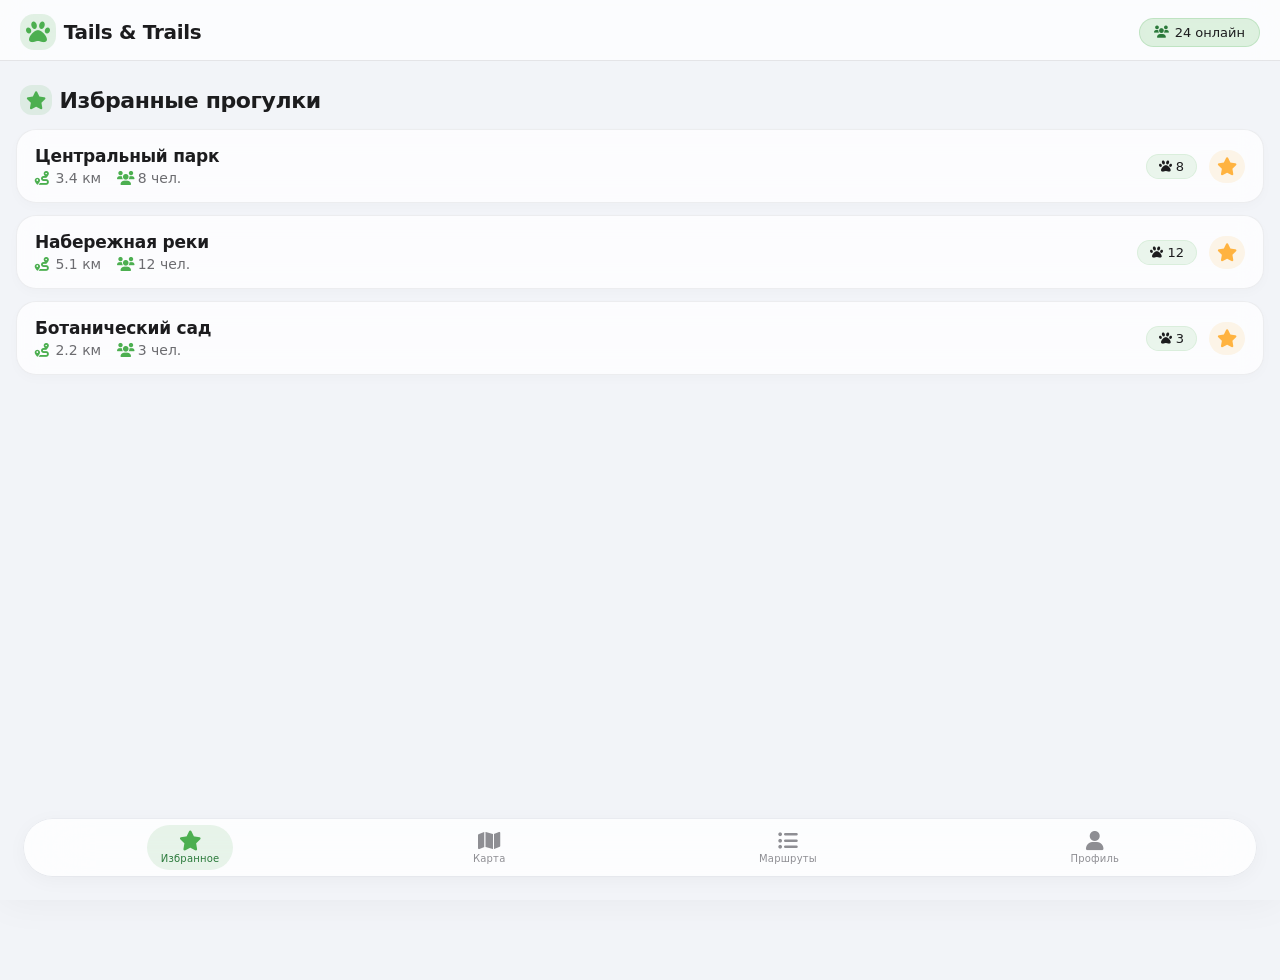
<file: index.html>
<!DOCTYPE html>
<html lang="ru">
<head>
    <meta charset="UTF-8">
    <meta name="viewport" content="width=device-width, initial-scale=1.0, maximum-scale=1.0, user-scalable=no">
    <!-- PWA / iOS -->
    <meta name="apple-mobile-web-app-capable" content="yes">
    <meta name="apple-mobile-web-app-status-bar-style" content="black-translucent">
    <meta name="apple-mobile-web-app-title" content="Tails & Trails">
    <meta name="mobile-web-app-capable" content="yes">
    <meta name="theme-color" content="#4CAF50">
    <link rel="manifest" href="manifest.json">
    <link rel="icon" href="data:image/svg+xml,<svg xmlns='http://www.w3.org/2000/svg' viewBox='0 0 100 100'><text y='.9em' font-size='90'>🐾</text></svg>">
    <link rel="apple-touch-icon" href="data:image/svg+xml,<svg xmlns='http://www.w3.org/2000/svg' viewBox='0 0 100 100'><text y='.9em' font-size='90'>🐾</text></svg>">
    <!-- Font Awesome 6 (free) -->
    <link rel="stylesheet" href="https://cdnjs.cloudflare.com/ajax/libs/font-awesome/6.0.0-beta3/css/all.min.css">

    <link rel="stylesheet" href="css/styles.css">
    <title>Tails & Trails</title>
</head>
<body>

    <div class="app-container" id="appContainer">
        <!-- header iOS 26 -->
        <header class="ios-header">
            <div class="logo">
                <i class="fas fa-paw"></i>
                <span>Tails & Trails</span>
            </div>
            <span class="header-badge"><i class="fas fa-users"></i> 24 онлайн</span>
        </header>

        <div class="section-header">
            <h2 class="section-title">
                <i class="fas fa-star icon-accent"></i>
                Избранные прогулки
            </h2>
        </div>

        <!-- список -->
        <div id="favorites-list" class="favorites-list"></div>

        <!-- empty state (показывается если нет избранных) -->
        <div id="fav-empty" class="empty-state">
            <i class="fas fa-heart empty-icon"></i>
            <p>Нет избранных маршрутов :(</p>
            <p style="font-size: 14px; color: #a0a0a5;">Добавьте прогулки из раздела «Маршруты»</p>
        </div>
    </div>

    <!-- POPUP -->
    <div class="popup-overlay" id="routePopup">
        <div class="popup-content">
            <div class="popup-header">
                <div>
                    <h3 class="popup-title" id="popup-title">Название маршрута</h3>
                    <p class="popup-subtitle" id="popup-subtitle">📍 0.0 км · Активен</p>
                </div>
                <button class="popup-close" id="popupClose" aria-label="Закрыть">
                    <i class="fas fa-times"></i>
                </button>
            </div>
            <div class="popup-details">
                <span><i class="fas fa-route"></i> <span id="popup-distance">0.0</span> км</span>
                <span><i class="fas fa-users"></i> <span id="popup-walkers">0</span> человек гуляют</span>
            </div>
            <div class="popup-walkers-section">
                <div class="popup-walkers-header">
                    <span><i class="fas fa-users"></i> Кто гуляет сейчас:</span>
                    <button class="btn--success" id="popup-toggle-fav">
                        <i class="fas fa-star"></i> В избранное
                    </button>
                </div>
                <div id="popup-walkers-list"></div>
                <div id="popup-no-walkers" class="empty-state empty-state--small">
                    <i class="fas fa-dog empty-icon empty-icon--small"></i>
                    <p>Пока никто не гуляет. Будь первым!</p>
                </div>
            </div>
            <button class="btn--primary" id="popup-join-btn">
                <i class="fas fa-walking"></i> Присоединиться к прогулке
            </button>
        </div>
    </div>

    <!-- BOTTOM NAV (iOS стиль) -->
    <div class="bottom-nav-wrapper">
        <nav class="bottom-nav">
            <a href="#" class="nav-item active" data-page="favorites">
                <i class="fas fa-star"></i>
                <span>Избранное</span>
            </a>
            <a href="#" class="nav-item" data-page="map">
                <i class="fas fa-map"></i>
                <span>Карта</span>
            </a>
            <a href="#" class="nav-item" data-page="routes">
                <i class="fas fa-list-ul"></i>
                <span>Маршруты</span>
            </a>
            <a href="#" class="nav-item" data-page="profile">
                <i class="fas fa-user"></i>
                <span>Профиль</span>
            </a>
        </nav>
    </div>

    <script>
        (function() {
            // Мок-данные
            const routes = [{
                id: 1,
                name: 'Центральный парк',
                distance: 3.4,
                walkers: 8,
                favorite: true,
                subtitle: '📍 3.4 км · Активен'
            }, {
                id: 2,
                name: 'Набережная реки',
                distance: 5.1,
                walkers: 12,
                favorite: true,
                subtitle: '📍 5.1 км · Активен'
            }, {
                id: 3,
                name: 'Ботанический сад',
                distance: 2.2,
                walkers: 3,
                favorite: true,
                subtitle: '📍 2.2 км · Активен'
            }, {
                id: 4,
                name: 'Холм Света',
                distance: 6.7,
                walkers: 0,
                favorite: false,
                subtitle: '📍 6.7 км · Активен'
            }];

            let currentFavorites = routes.filter(r => r.favorite);
            let currentPopupId = null;

            const favListEl = document.getElementById('favorites-list');
            const emptyEl = document.getElementById('fav-empty');
            const popupOverlay = document.getElementById('routePopup');
            const popupClose = document.getElementById('popupClose');
            const popupTitle = document.getElementById('popup-title');
            const popupSubtitle = document.getElementById('popup-subtitle');
            const popupDistance = document.getElementById('popup-distance');
            const popupWalkers = document.getElementById('popup-walkers');
            const popupWalkersList = document.getElementById('popup-walkers-list');
            const popupNoWalkers = document.getElementById('popup-no-walkers');
            const popupToggleFav = document.getElementById('popup-toggle-fav');
            const popupJoinBtn = document.getElementById('popup-join-btn');

            function renderFavorites() {
                const favs = routes.filter(r => r.favorite);
                currentFavorites = favs;
                if (favs.length === 0) {
                    favListEl.innerHTML = '';
                    emptyEl.classList.remove('hidden');
                    return;
                }
                emptyEl.classList.add('hidden');
                favListEl.innerHTML = favs.map(route => `
                    <div class="fav-card" data-id="${route.id}">
                        <div class="fav-info">
                            <div class="fav-name">${route.name}</div>
                            <div class="fav-meta">
                                <span><i class="fas fa-route"></i> ${route.distance} км</span>
                                <span><i class="fas fa-users"></i> ${route.walkers} чел.</span>
                            </div>
                        </div>
                        <div class="fav-actions">
                            <span class="badge-walkers"><i class="fas fa-paw"></i> ${route.walkers}</span>
                            <span class="fav-star"><i class="fas fa-star" style="color: #ffb340;"></i></span>
                        </div>
                    </div>
                `).join('');

                // Клик по карточке — открыть попап
                document.querySelectorAll('.fav-card').forEach(card => {
                    card.addEventListener('click', function(e) {
                        const id = parseInt(this.dataset.id);
                        openPopup(id);
                    });
                });
            }

            function openPopup(id) {
                const route = routes.find(r => r.id === id);
                if (!route) return;
                currentPopupId = id;
                popupTitle.textContent = route.name;
                popupSubtitle.textContent = `📍 ${route.distance} км · Активен`;
                popupDistance.textContent = route.distance;
                popupWalkers.textContent = route.walkers;

                // Список гуляющих (мок)
                const walkers = [];
                if (route.walkers > 0) {
                    for (let i = 0; i < Math.min(route.walkers, 5); i++) {
                        walkers.push(`Гуляка ${i+1}`);
                    }
                }
                if (walkers.length > 0) {
                    popupWalkersList.innerHTML = walkers.map(w => `
                        <div class="walker-item"><i class="fas fa-user-circle"></i> ${w}</div>
                    `).join('');
                    popupWalkersList.classList.remove('hidden');
                    popupNoWalkers.classList.add('hidden');
                } else {
                    popupWalkersList.classList.add('hidden');
                    popupNoWalkers.classList.remove('hidden');
                }

                // Обновить кнопку избранного
                updateFavButton(route.favorite);
                popupOverlay.classList.add('active');
            }

            function updateFavButton(isFav) {
                if (isFav) {
                    popupToggleFav.innerHTML = '<i class="fas fa-star" style="color:#ffb340;"></i> В избранном';
                    popupToggleFav.style.background = 'rgba(255, 179, 64, 0.15)';
                } else {
                    popupToggleFav.innerHTML = '<i class="fas fa-star"></i> В избранное';
                    popupToggleFav.style.background = 'rgba(76, 175, 80, 0.1)';
                }
            }

            function closePopup() {
                popupOverlay.classList.remove('active');
                currentPopupId = null;
            }

            // Обработчики попапа
            popupClose.addEventListener('click', closePopup);
            popupOverlay.addEventListener('click', function(e) {
                if (e.target === this) closePopup();
            });

            // Toggle избранного в попапе
            popupToggleFav.addEventListener('click', function(e) {
                e.stopPropagation();
                if (currentPopupId === null) return;
                const route = routes.find(r => r.id === currentPopupId);
                if (!route) return;
                route.favorite = !route.favorite;
                updateFavButton(route.favorite);
                renderFavorites(); // перерисовать список
                // если удалили из избранного и список пуст, попап всё равно закрываем? оставим открытым.
                // но обновим иконку
            });

            // Кнопка "Присоединиться"
            popupJoinBtn.addEventListener('click', function() {
                if (currentPopupId === null) return;
                const route = routes.find(r => r.id === currentPopupId);
                if (!route) return;
                route.walkers += 1;
                // обновить попап
                popupWalkers.textContent = route.walkers;
                // обновить мок-список (добавим нового)
                const walkerItems = popupWalkersList.querySelectorAll('.walker-item');
                if (walkerItems.length < 5) {
                    const newWalker = document.createElement('div');
                    newWalker.className = 'walker-item';
                    newWalker.innerHTML = `<i class="fas fa-user-circle"></i> Вы (только что)`;
                    popupWalkersList.appendChild(newWalker);
                    popupWalkersList.classList.remove('hidden');
                    popupNoWalkers.classList.add('hidden');
                }
                // обновить fav карточки
                renderFavorites();
                // обновить счетчик в попапе
                popupWalkers.textContent = route.walkers;
                // также обновить badge в карточке? renderFavorites уже сделал
            });

            // Навигация (демо)
            document.querySelectorAll('.nav-item').forEach(item => {
                item.addEventListener('click', function(e) {
                    e.preventDefault();
                    document.querySelectorAll('.nav-item').forEach(n => n.classList.remove('active'));
                    this.classList.add('active');
                    // имитация переключения страниц
                    const page = this.dataset.page;
                    if (page === 'favorites') {
                        renderFavorites();
                    } else {
                        favListEl.innerHTML =
                            `<div style="padding:40px 20px;text-align:center;color:#8e8e93;"><i class="fas fa-map-pin" style="font-size:40px;margin-bottom:12px;display:block;"></i>Страница "${page}" в разработке</div>`;
                        emptyEl.classList.add('hidden');
                    }
                });
            });

            // Инициализация
            renderFavorites();

            // для демонстрации: если избранных нет, показать плейсхолдер с кнопкой добавить
            // добавим возможность добавить маршрут (скрытая фича) – по клику на empty добавим первый маршрут
            emptyEl.addEventListener('click', function() {
                const firstRoute = routes.find(r => !r.favorite);
                if (firstRoute) {
                    firstRoute.favorite = true;
                    renderFavorites();
                } else {
                    // если все уже в избранном — ничего
                    alert('Все маршруты уже в избранном!');
                }
            });

            // Экспорт (для демонстрации)
            window.TrailsTails = {
                renderFavorites,
                updateStats: () => { console.log('stats updated'); }
            };

        })();
    </script>
</body>
</html>
</file>
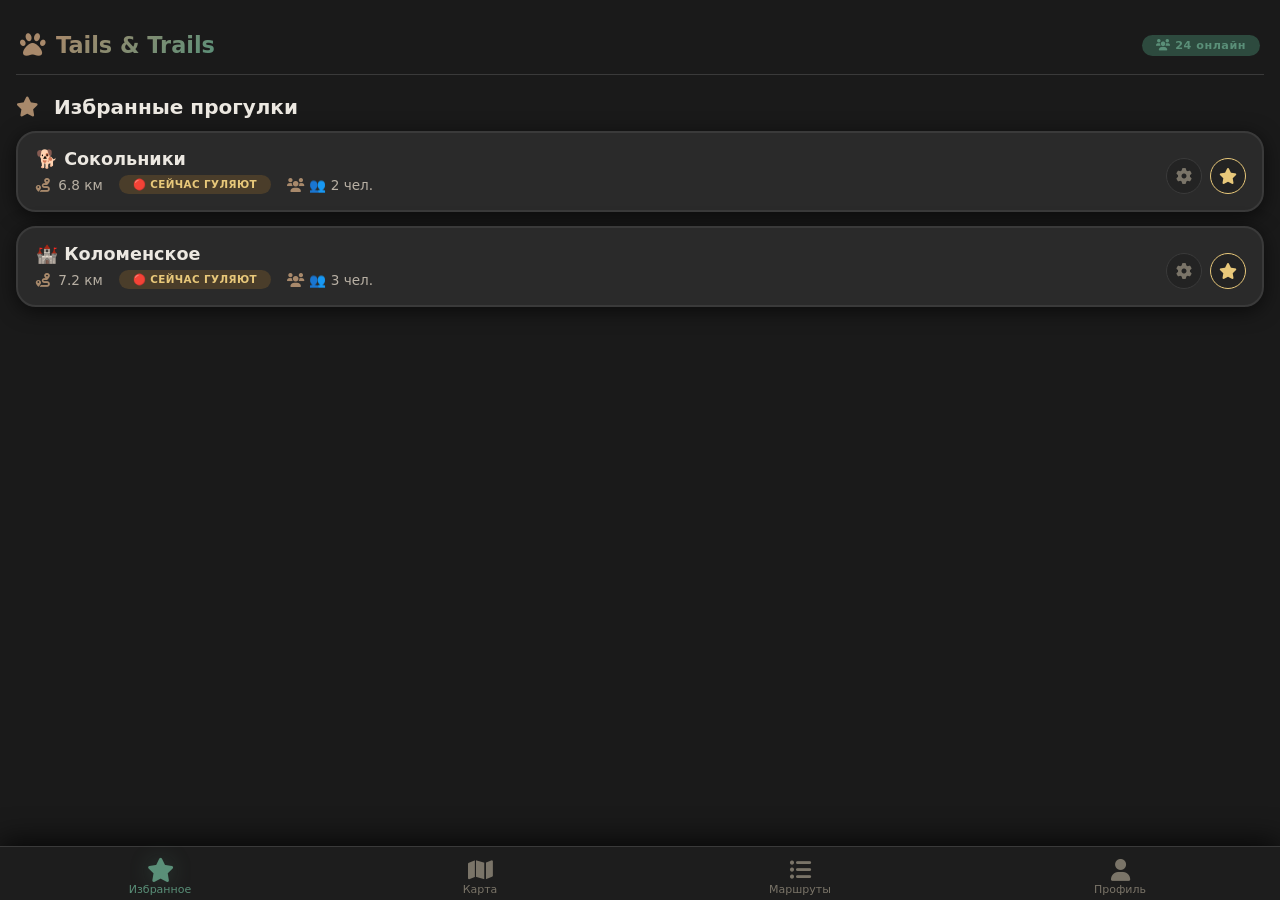
<file: MVP/index.html>
<!DOCTYPE html>
<html lang="ru">
<head>
    <meta charset="UTF-8">
    <meta name="viewport" content="width=device-width, initial-scale=1.0, maximum-scale=1.0, user-scalable=no">
    <title>Tails & Trails — Избранное</title>
    <link rel="stylesheet" href="https://cdnjs.cloudflare.com/ajax/libs/font-awesome/6.0.0-beta3/css/all.min.css">
    <link rel="stylesheet" href="styles.css">
</head>
<body>

    <main class="page">
        <header class="app-header">
            <div class="logo">
                <i class="fas fa-paw"></i>
                <span>Tails & Trails</span>
            </div>
            <span class="header-badge"><i class="fas fa-users"></i> 24 онлайн</span>
        </header>

        <div class="section-header">
            <h2 class="section-title">
                <i class="fas fa-star icon-accent"></i>
                Избранные прогулки
            </h2>
        </div>

        <div id="favorites-list" class="favorites-list"></div>

        <div id="fav-empty" class="empty-state">
            <i class="fas fa-heart empty-icon"></i>
            <p>Нет избранных маршрутов :(</p>
        </div>
    </main>

    <!-- Попап -->
    <div class="popup-overlay" id="routePopup">
        <div class="popup-content">
            <div class="popup-header">
                <div>
                    <h3 class="popup-title" id="popup-title">Название маршрута</h3>
                    <p class="popup-subtitle" id="popup-subtitle">📍 4.2 км · Активен</p>
                </div>
                <button class="popup-close" id="popupClose" aria-label="Закрыть">
                    <i class="fas fa-times"></i>
                </button>
            </div>

            <div class="popup-details">
                <span><i class="fas fa-route"></i> <span id="popup-distance">4.2</span> км</span>
                <span><i class="fas fa-users"></i> <span id="popup-walkers">0</span> человек гуляют</span>
                <span><i class="fas fa-star icon-fav"></i> <span id="popup-fav-status">⭐ В избранном</span></span>
            </div>

            <div class="popup-walkers-section">
                <div class="popup-walkers-header">
                    <span><i class="fas fa-users"></i> Кто гуляет сейчас:</span>
                    <button class="btn btn--success btn--sm" id="popup-toggle-fav">
                        <i class="fas fa-star"></i> В избранное
                    </button>
                </div>
                <div id="popup-walkers-list"></div>
                <div id="popup-no-walkers" class="empty-state empty-state--small">
                    <i class="fas fa-dog empty-icon empty-icon--small"></i>
                    <p>Пока никто не гуляет. Будь первым!</p>
                </div>
            </div>

            <button class="btn btn--primary btn--full" id="popup-join-btn">
                <i class="fas fa-walking"></i> Присоединиться к прогулке
            </button>
        </div>
    </div>

    <!-- Нижняя навигация -->
    <nav class="bottom-nav">
        <a href="index.html" class="nav-item active"><i class="fas fa-star"></i><span>Избранное</span></a>
        <a href="map.html" class="nav-item"><i class="fas fa-map"></i><span>Карта</span></a>
        <a href="routes.html" class="nav-item"><i class="fas fa-list-ul"></i><span>Маршруты</span></a>
        <a href="profile.html" class="nav-item"><i class="fas fa-user"></i><span>Профиль</span></a>
    </nav>

    <script src="https://api-maps.yandex.ru/2.1/?lang=ru_RU&apikey=ваш-ключ-яндекс-карт"></script>
    <script src="app.js"></script>
    <script>
        (function() {
            function init() {
                if (!window.TrailsTails) return false;
                window.TrailsTails.renderFavorites();
                window.TrailsTails.updateStats();
                return true;
            }
            if (!init()) {
                const check = setInterval(() => { if (init()) clearInterval(check); }, 100);
            }
        })();
    </script>
</body>
</html>
</file>
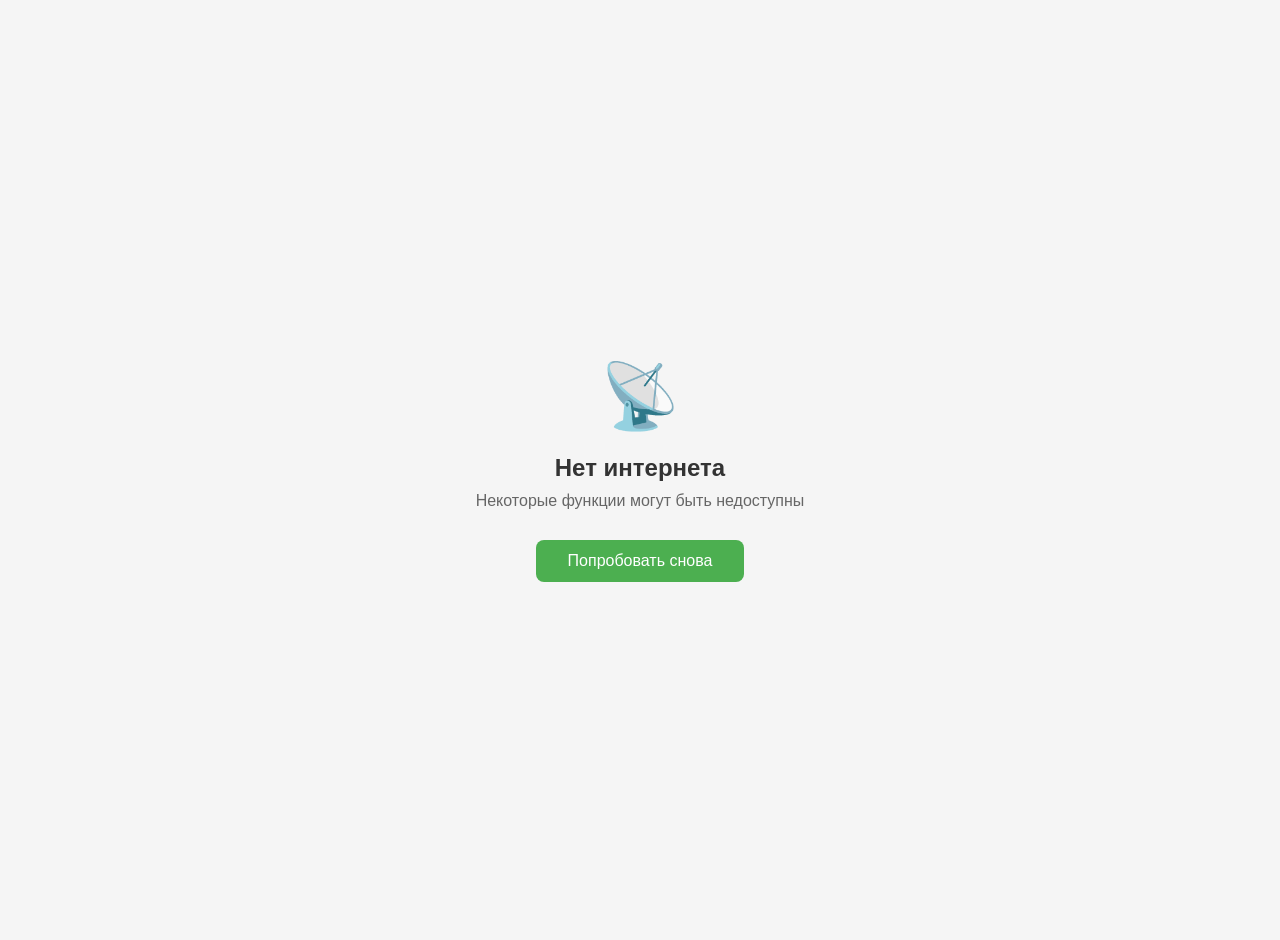
<file: offline.html>
<!DOCTYPE html>
<html lang="ru">
<head>
    <meta charset="UTF-8">
    <meta name="viewport" content="width=device-width, initial-scale=1.0">
    <title>Нет соединения</title>
    <style>
        body {
            font-family: -apple-system, BlinkMacSystemFont, 'Segoe UI', Roboto, sans-serif;
            display: flex;
            flex-direction: column;
            align-items: center;
            justify-content: center;
            height: 100vh;
            margin: 0;
            background: #f5f5f5;
            color: #333;
            text-align: center;
            padding: 20px;
        }
        .offline-icon {
            font-size: 64px;
            margin-bottom: 20px;
        }
        h1 {
            font-size: 24px;
            margin: 0 0 10px;
        }
        p {
            color: #666;
            margin: 0 0 30px;
        }
        .btn-retry {
            background: #4CAF50;
            color: white;
            border: none;
            padding: 12px 32px;
            border-radius: 8px;
            font-size: 16px;
            cursor: pointer;
        }
        .btn-retry:hover {
            background: #388E3C;
        }
    </style>
</head>
<body>
    <div class="offline-icon">📡</div>
    <h1>Нет интернета</h1>
    <p>Некоторые функции могут быть недоступны</p>
    <button class="btn-retry" onclick="location.reload()">Попробовать снова</button>
</body>
</html>
</file>
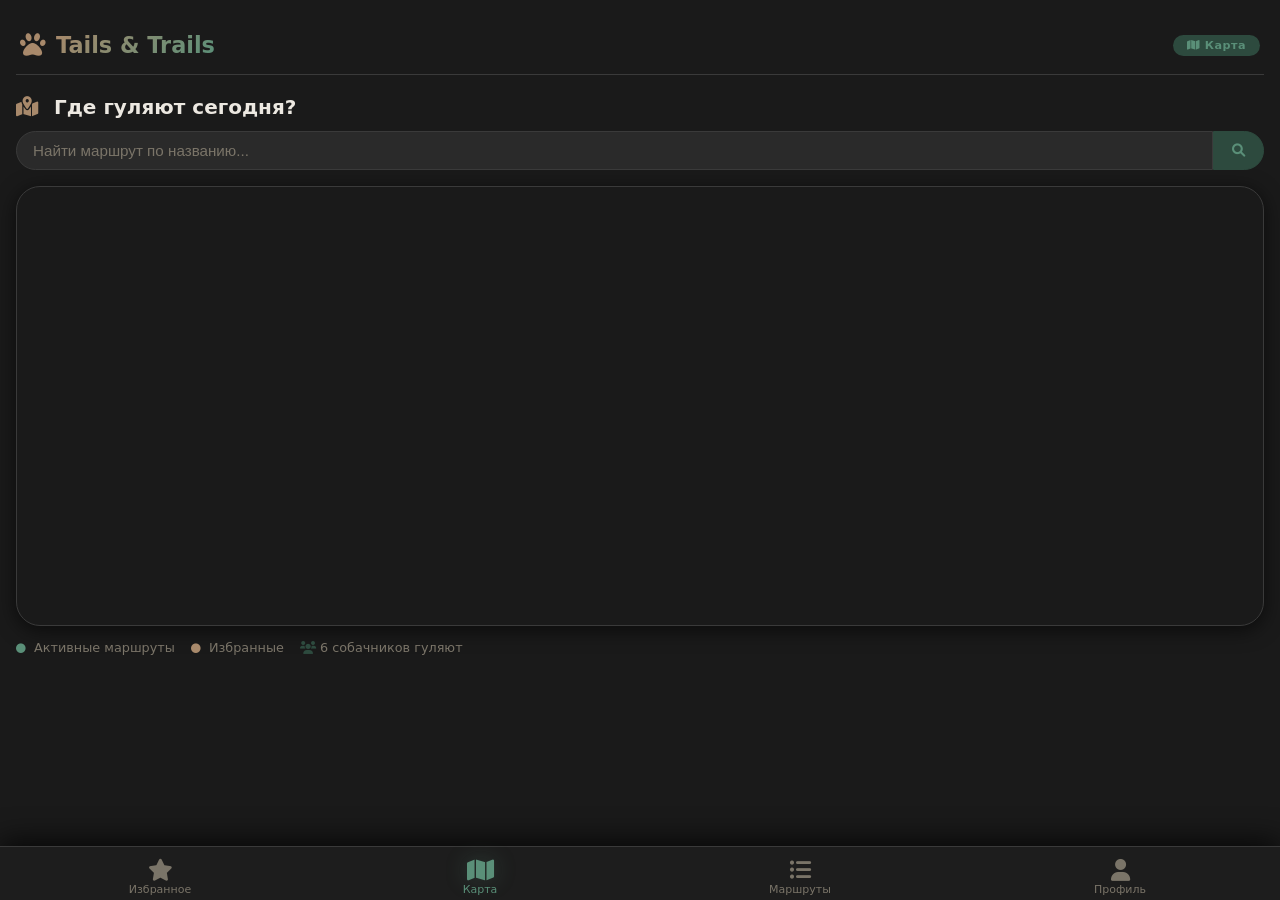
<file: MVP/map.html>
<!DOCTYPE html>
<html lang="ru">
<head>
    <meta charset="UTF-8">
    <meta name="viewport" content="width=device-width, initial-scale=1.0, maximum-scale=1.0, user-scalable=no">
    <title>Tails & Trails — Карта</title>
    <link rel="stylesheet" href="https://cdnjs.cloudflare.com/ajax/libs/font-awesome/6.0.0-beta3/css/all.min.css">
    <link rel="stylesheet" href="styles.css">
</head>
<body>

    <main class="page">
        <header class="app-header">
            <div class="logo">
                <i class="fas fa-paw"></i>
                <span>Tails & Trails</span>
            </div>
            <span class="header-badge"><i class="fas fa-map"></i> Карта</span>
        </header>

        <h2 class="section-title">
            <i class="fas fa-map-marked-alt icon-accent"></i>
            Где гуляют сегодня?
        </h2>

        <div class="search-box">
            <div class="search-row">
                <input class="search-input" type="text" id="map-search-input" placeholder="Найти маршрут по названию...">
                <button class="search-btn" id="map-search-btn">
                    <i class="fas fa-search"></i>
                </button>
            </div>
        </div>

        <div id="map"></div>

        <div class="map-legend">
            <span><i class="fas fa-circle legend-dot legend-dot--active"></i> Активные маршруты</span>
            <span><i class="fas fa-circle legend-dot legend-dot--favorite"></i> Избранные</span>
            <span><i class="fas fa-users legend-stat"></i> <span id="total-walkers-map">0</span> собачников гуляют</span>
        </div>
    </main>

    <div class="popup-overlay" id="routePopup">
        <div class="popup-content">
            <div class="popup-header">
                <div>
                    <h3 class="popup-title" id="popup-title">Название маршрута</h3>
                    <p class="popup-subtitle" id="popup-subtitle">📍 4.2 км · Активен</p>
                </div>
                <button class="popup-close" id="popupClose" aria-label="Закрыть"><i class="fas fa-times"></i></button>
            </div>
            <div class="popup-details">
                <span><i class="fas fa-route"></i> <span id="popup-distance">4.2</span> км</span>
                <span><i class="fas fa-users"></i> <span id="popup-walkers">0</span> человек гуляют</span>
                <span><i class="fas fa-star icon-fav"></i> <span id="popup-fav-status">⭐ В избранном</span></span>
            </div>
            <div class="popup-walkers-section">
                <div class="popup-walkers-header">
                    <span><i class="fas fa-users"></i> Кто гуляет сейчас:</span>
                    <button class="btn btn--success btn--sm" id="popup-toggle-fav">
                        <i class="fas fa-star"></i> В избранное
                    </button>
                </div>
                <div id="popup-walkers-list"></div>
                <div id="popup-no-walkers" class="empty-state empty-state--small">
                    <i class="fas fa-dog empty-icon empty-icon--small"></i>
                    <p>Пока никто не гуляет. Будь первым!</p>
                </div>
            </div>
            <button class="btn btn--primary btn--full" id="popup-join-btn">
                <i class="fas fa-walking"></i> Присоединиться к прогулке
            </button>
        </div>
    </div>

    <nav class="bottom-nav">
        <a href="index.html" class="nav-item"><i class="fas fa-star"></i><span>Избранное</span></a>
        <a href="map.html" class="nav-item active"><i class="fas fa-map"></i><span>Карта</span></a>
        <a href="routes.html" class="nav-item"><i class="fas fa-list-ul"></i><span>Маршруты</span></a>
        <a href="profile.html" class="nav-item"><i class="fas fa-user"></i><span>Профиль</span></a>
    </nav>

    <script src="https://api-maps.yandex.ru/2.1/?lang=ru_RU&apikey=ваш-ключ-яндекс-карт"></script>
    <script src="app.js"></script>
    <script>
        (function() {
            "use strict";
            let mapInstance = null;
            let placemarks = [];

            function initMap() {
                if (!window.ymaps) return;
                if (mapInstance) { mapInstance.destroy(); mapInstance = null; placemarks = []; }
                ymaps.ready(() => {
                    mapInstance = new ymaps.Map('map', {
                        center: [55.76, 37.64], zoom: 11,
                        controls: ['zoomControl', 'typeSelector']
                    });
                    mapInstance.options.set('suppressMapOpenBlock', true);
                    updateMapMarkers();
                    document.getElementById('map-search-btn').addEventListener('click', searchOnMap);
                    document.getElementById('map-search-input').addEventListener('keyup', e => {
                        if (e.key === 'Enter') searchOnMap();
                    });
                });
            }

            function updateMapMarkers() {
                if (!mapInstance || !window.ymaps) return;
                placemarks.forEach(pm => mapInstance.geoObjects.remove(pm));
                placemarks = [];
                const routes = window.TrailsTails?.routesData() || [];
                const activeRoutes = routes.filter(r => r.active);
                const isUserWalking = window.TrailsTails?.isUserWalking || (() => false);
                activeRoutes.forEach(route => {
                    if (!route.coords) return;
                    const pm = new ymaps.Placemark(route.coords, {
                        balloonContent: `<strong>${route.name}</strong><br>${route.distance} км<br>👥 ${route.walkers || 0} чел.${isUserWalking(route.id) ? '<br>✅ Вы гуляете!' : ''}`,
                        hintContent: route.name + (route.favorite ? ' ⭐' : '') + (isUserWalking(route.id) ? ' 🚶' : '')
                    }, { preset: route.favorite ? 'islands#redDotIcon' : 'islands#blueDotIcon' });
                    pm.events.add('click', () => window.TrailsTails?.openPopup(route.id));
                    mapInstance.geoObjects.add(pm);
                    placemarks.push(pm);
                });
            }

            function searchOnMap() {
                const query = document.getElementById('map-search-input').value.trim().toLowerCase();
                if (!mapInstance || !window.ymaps || !query) { mapInstance?.setCenter([55.76, 37.64], 11); return; }
                const found = (window.TrailsTails?.routesData() || []).find(r => r.name.toLowerCase().includes(query) && r.active);
                if (found?.coords) {
                    mapInstance.setCenter(found.coords, 14);
                    const pm = new ymaps.Placemark(found.coords, {
                        balloonContent: `<strong>${found.name}</strong><br>👥 ${found.walkers || 0} чел.`
                    }, { preset: 'islands#redDotIcon' });
                    mapInstance.geoObjects.add(pm);
                    setTimeout(() => mapInstance.geoObjects.remove(pm), 3500);
                } else { alert('Маршрут не найден или сейчас неактивен'); }
            }

            window.TrailsTailsMap = { initMap, updateMapMarkers, searchOnMap };

            function waitForYmaps(cb) {
                if (window.ymaps) ymaps.ready(cb);
                else { const c = setInterval(() => { if (window.ymaps) { clearInterval(c); ymaps.ready(cb); } }, 500); }
            }

            if (window.TrailsTails) { setTimeout(() => waitForYmaps(initMap), 100); }

            if (window.TrailsTails) {
                const orig = window.TrailsTails.renderAll;
                window.TrailsTails.renderAll = function() { if (orig) orig(); window.TrailsTailsMap?.updateMapMarkers(); };
            }
        })();
    </script>
</body>
</html>
</file>
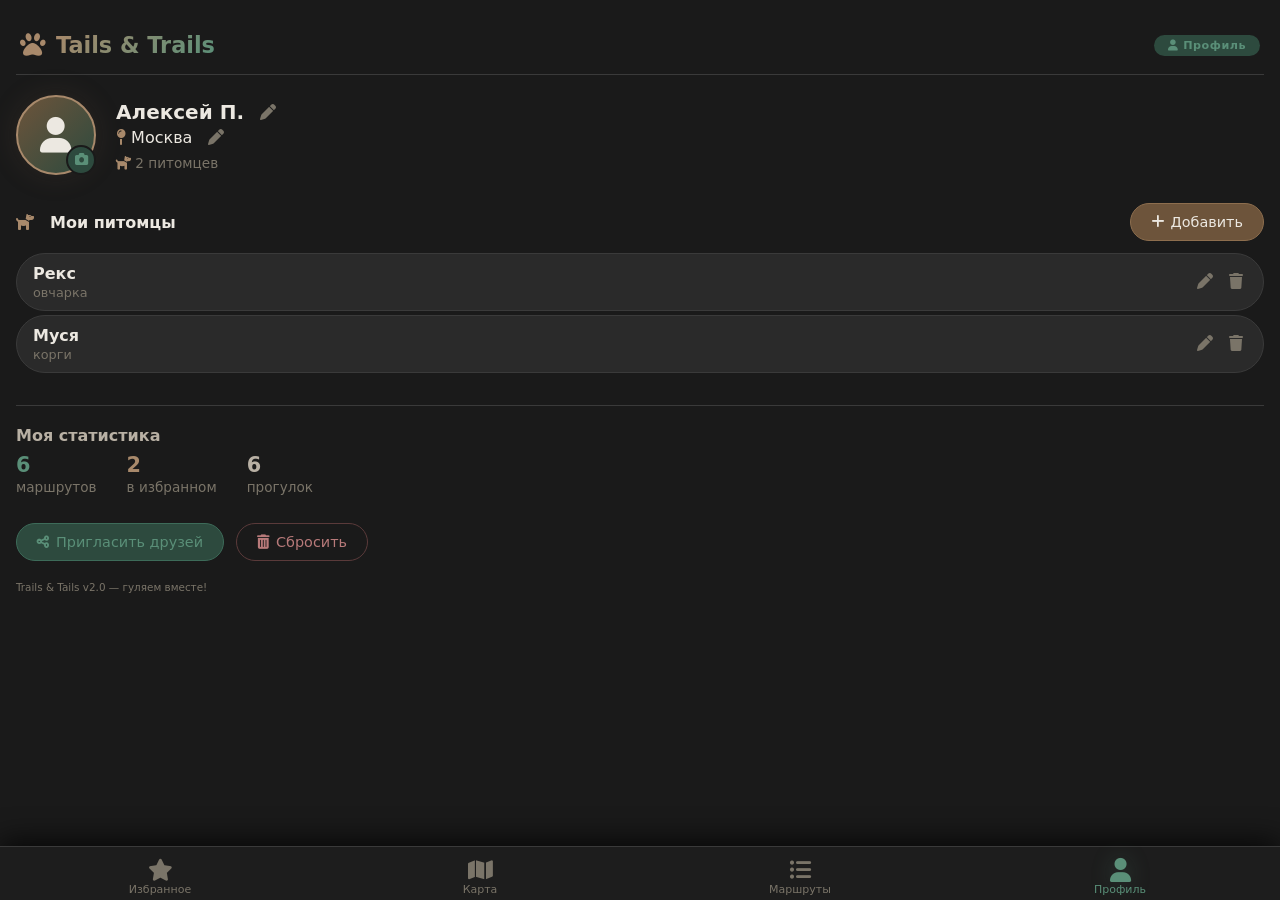
<file: MVP/profile.html>
<!DOCTYPE html>
<html lang="ru">
<head>
    <meta charset="UTF-8">
    <meta name="viewport" content="width=device-width, initial-scale=1.0, maximum-scale=1.0, user-scalable=no">
    <title>Tails & Trails — Профиль</title>
    <link rel="stylesheet" href="https://cdnjs.cloudflare.com/ajax/libs/font-awesome/6.0.0-beta3/css/all.min.css">
    <link rel="stylesheet" href="styles.css">
</head>
<body>

    <main class="page" id="profile-content">
        <header class="app-header">
            <div class="logo">
                <i class="fas fa-paw"></i>
                <span>Tails & Trails</span>
            </div>
            <span class="header-badge"><i class="fas fa-user"></i> Профиль</span>
        </header>

        <div class="profile-info">
            <div class="profile-avatar-wrapper">
                <div class="profile-avatar" id="profile-avatar">
                    <i class="fas fa-user"></i>
                </div>
                <button class="avatar-edit-btn" id="avatar-edit-btn" title="Изменить аватар">
                    <i class="fas fa-camera"></i>
                </button>
                <input type="file" id="avatar-input" accept="image/*" class="hidden-input">
            </div>
            <div class="profile-details">
                <div class="profile-name-row">
                    <h2 class="section-title" id="profile-name">Без имени</h2>
                    <i class="fas fa-pen edit-icon" id="edit-name-btn" title="Редактировать имя"></i>
                </div>
                <div class="profile-location-row">
                    <p id="profile-location"><i class="fas fa-map-pin location-pin"></i> Не указано</p>
                    <i class="fas fa-pen edit-icon" id="edit-location-btn" title="Редактировать геолокацию"></i>
                </div>
                <div class="profile-stats-row">
                    <span class="profile-stat"><i class="fas fa-dog"></i> <span id="pet-count">0</span> питомцев</span>
                </div>
            </div>
        </div>

        <section class="pets-section">
            <div class="section-header">
                <h3 class="pets-title"><i class="fas fa-dog icon-accent"></i> Мои питомцы</h3>
                <button class="btn btn-brown" id="add-pet-btn"><i class="fas fa-plus"></i> Добавить</button>
            </div>
            <div id="pets-list" class="pets-list"></div>
        </section>

        <section class="stats-section">
            <h4 class="stats-title">Моя статистика</h4>
            <div class="stats-grid">
                <div class="stat-item">
                    <span class="stat-value stat-value--green" id="stat-routes">0</span>
                    <span class="stat-label">маршрутов</span>
                </div>
                <div class="stat-item">
                    <span class="stat-value stat-value--brown" id="stat-fav">0</span>
                    <span class="stat-label">в избранном</span>
                </div>
                <div class="stat-item">
                    <span class="stat-value stat-value--default" id="stat-walks">0</span>
                    <span class="stat-label">прогулок</span>
                </div>
            </div>
        </section>

        <div class="profile-actions">
            <button class="btn btn-green"><i class="fas fa-share-alt"></i> Пригласить друзей</button>
            <button class="btn btn-danger-dark" id="reset-data-btn"><i class="fas fa-trash-alt"></i> Сбросить</button>
        </div>
        <p class="app-version">Trails & Tails v2.0 — гуляем вместе!</p>
    </main>

    <!-- Модалка: Имя -->
    <div class="modal-overlay" id="editNameModal">
        <div class="modal-card">
            <div class="modal-header">
                <p class="modal-title">Редактировать имя</p>
                <button class="modal-close-btn" id="closeNameModal" aria-label="close"><i class="fas fa-times"></i></button>
            </div>
            <div class="modal-body">
                <div class="form-group">
                    <label class="form-label">Ваше имя</label>
                    <input class="input-field" type="text" id="edit-name-input" placeholder="Введите имя">
                </div>
            </div>
            <div class="modal-footer">
                <button class="btn btn--light" id="cancel-name-btn">Отмена</button>
                <button class="btn btn-green" id="save-name-btn">Сохранить</button>
            </div>
        </div>
    </div>

    <!-- Модалка: Локация -->
    <div class="modal-overlay" id="editLocationModal">
        <div class="modal-card">
            <div class="modal-header">
                <p class="modal-title">Редактировать геолокацию</p>
                <button class="modal-close-btn" id="closeLocationModal" aria-label="close"><i class="fas fa-times"></i></button>
            </div>
            <div class="modal-body">
                <div class="form-group">
                    <label class="form-label">Город / Местоположение</label>
                    <input class="input-field" type="text" id="edit-location-input" placeholder="Например, Москва">
                </div>
            </div>
            <div class="modal-footer">
                <button class="btn btn--light" id="cancel-location-btn">Отмена</button>
                <button class="btn btn-green" id="save-location-btn">Сохранить</button>
            </div>
        </div>
    </div>

    <!-- Модалка: Питомец -->
    <div class="modal-overlay" id="petModal">
        <div class="modal-card">
            <div class="modal-header">
                <p class="modal-title" id="pet-modal-title">Добавить питомца</p>
                <button class="modal-close-btn" id="closePetModal" aria-label="close"><i class="fas fa-times"></i></button>
            </div>
            <div class="modal-body">
                <input type="hidden" id="pet-edit-index" value="-1">
                <div class="form-group">
                    <label class="form-label">Кличка</label>
                    <input class="input-field" type="text" id="pet-name-input" placeholder="Кличка питомца">
                </div>
                <div class="form-group">
                    <label class="form-label">Порода</label>
                    <input class="input-field" type="text" id="pet-breed-input" placeholder="Порода (необязательно)">
                </div>
            </div>
            <div class="modal-footer">
                <button class="btn btn--light" id="cancel-pet-btn">Отмена</button>
                <button class="btn btn-green" id="save-pet-btn">Сохранить</button>
            </div>
        </div>
    </div>

    <nav class="bottom-nav">
        <a href="index.html" class="nav-item"><i class="fas fa-star"></i><span>Избранное</span></a>
        <a href="map.html" class="nav-item"><i class="fas fa-map"></i><span>Карта</span></a>
        <a href="routes.html" class="nav-item"><i class="fas fa-list-ul"></i><span>Маршруты</span></a>
        <a href="profile.html" class="nav-item active"><i class="fas fa-user"></i><span>Профиль</span></a>
    </nav>

    <script src="https://api-maps.yandex.ru/2.1/?lang=ru_RU&apikey=ваш-ключ-яндекс-карт"></script>
    <script src="app.js"></script>
    <script>
        (function() {
            "use strict";

            window.renderProfile = function() {
                const user = window.TrailsTails?.userData();
                if (!user) return;

                const avatarEl = document.getElementById('profile-avatar');
                avatarEl.innerHTML = user.avatar 
                    ? `<img src="${user.avatar}" class="avatar-img" alt="Аватар">` 
                    : '<i class="fas fa-user"></i>';

                document.getElementById('profile-name').textContent = user.name || 'Без имени';
                document.getElementById('profile-location').innerHTML = 
                    `<i class="fas fa-map-pin location-pin"></i> ${user.location || 'Не указано'}`;
                document.getElementById('pet-count').textContent = (user.pets || []).length;

                renderPetsList(user.pets || []);
            };

            function renderPetsList(pets) {
                const container = document.getElementById('pets-list');
                container.innerHTML = pets.length === 0 
                    ? '<p class="text-muted">Пока нет питомцев. Добавьте!</p>' 
                    : '';

                pets.forEach((pet, index) => {
                    const div = document.createElement('div');
                    div.className = 'pet-item';
                    div.innerHTML = `
                        <div class="pet-info">
                            <span class="pet-name">${pet.name || 'Без имени'}</span>
                            <span class="pet-breed">${pet.breed || 'Неизвестная порода'}</span>
                        </div>
                        <div class="pet-actions">
                            <button class="pet-action-btn edit-pet-btn" data-index="${index}" title="Редактировать"><i class="fas fa-pen"></i></button>
                            <button class="pet-action-btn delete-pet-btn" data-index="${index}" title="Удалить"><i class="fas fa-trash"></i></button>
                        </div>`;
                    container.appendChild(div);
                });

                container.onclick = function(e) {
                    const btn = e.target.closest('button');
                    if (!btn) return;
                    const index = parseInt(btn.dataset.index, 10);
                    if (isNaN(index)) return;
                    if (btn.classList.contains('edit-pet-btn')) openPetModal(index);
                    else if (btn.classList.contains('delete-pet-btn')) {
                        if (confirm('Удалить питомца?')) {
                            window.TrailsTails.removePet(index) ? renderProfile() : alert('Не удалось удалить питомца');
                        }
                    }
                };
            }

            function openModal(id) { document.getElementById(id).classList.add('is-active'); }
            function closeModal(id) { document.getElementById(id).classList.remove('is-active'); }

            document.getElementById('edit-name-btn').onclick = () => {
                document.getElementById('edit-name-input').value = window.TrailsTails.userData().name || '';
                openModal('editNameModal');
            };
            document.getElementById('closeNameModal').onclick = () => closeModal('editNameModal');
            document.getElementById('cancel-name-btn').onclick = () => closeModal('editNameModal');
            document.getElementById('save-name-btn').onclick = () => {
                const name = document.getElementById('edit-name-input').value.trim();
                if (!name) return alert('Имя не может быть пустым');
                window.TrailsTails.updateUserProfile({ name });
                renderProfile();
                closeModal('editNameModal');
            };

            document.getElementById('edit-location-btn').onclick = () => {
                document.getElementById('edit-location-input').value = window.TrailsTails.userData().location || '';
                openModal('editLocationModal');
            };
            document.getElementById('closeLocationModal').onclick = () => closeModal('editLocationModal');
            document.getElementById('cancel-location-btn').onclick = () => closeModal('editLocationModal');
            document.getElementById('save-location-btn').onclick = () => {
                const loc = document.getElementById('edit-location-input').value.trim();
                if (!loc) return alert('Геолокация не может быть пустой');
                window.TrailsTails.updateUserProfile({ location: loc });
                renderProfile();
                closeModal('editLocationModal');
            };

            function openPetModal(index = -1) {
                const user = window.TrailsTails.userData();
                document.getElementById('pet-modal-title').textContent = index >= 0 ? 'Редактировать питомца' : 'Добавить питомца';
                document.getElementById('pet-edit-index').value = index;
                document.getElementById('pet-name-input').value = (index >= 0 && user.pets?.[index]?.name) || '';
                document.getElementById('pet-breed-input').value = (index >= 0 && user.pets?.[index]?.breed) || '';
                openModal('petModal');
            }
            document.getElementById('add-pet-btn').onclick = () => openPetModal();
            document.getElementById('closePetModal').onclick = () => closeModal('petModal');
            document.getElementById('cancel-pet-btn').onclick = () => closeModal('petModal');
            document.getElementById('save-pet-btn').onclick = () => {
                const name = document.getElementById('pet-name-input').value.trim();
                const breed = document.getElementById('pet-breed-input').value.trim();
                const index = parseInt(document.getElementById('pet-edit-index').value, 10);
                if (!name) return alert('Введите кличку питомца');
                const ok = index >= 0 ? window.TrailsTails.editPet(index, name, breed) : window.TrailsTails.addPet(name, breed);
                ok ? (renderProfile(), closeModal('petModal')) : alert('Не удалось сохранить питомца');
            };

            document.getElementById('avatar-edit-btn').onclick = () => document.getElementById('avatar-input').click();
            document.getElementById('avatar-input').onchange = function(e) {
                const file = e.target.files[0];
                if (!file) return;
                const reader = new FileReader();
                reader.onload = ev => { window.TrailsTails.updateUserProfile({ avatar: ev.target.result }); renderProfile(); };
                reader.readAsDataURL(file);
                this.value = '';
            };

            document.getElementById('reset-data-btn').onclick = () => {
                if (confirm('Сбросить все данные?')) { window.TrailsTails.resetData(); renderProfile(); }
            };

            function updateStats() {
                const routes = window.TrailsTails?.routesData() || [];
                const favs = window.TrailsTails?.getFavorites() || [];
                const walkers = window.TrailsTails?.getTotalWalkers() || 0;
                document.getElementById('stat-routes').textContent = routes.length;
                document.getElementById('stat-fav').textContent = favs.length;
                document.getElementById('stat-walks').textContent = walkers;
            }

            function init() {
                if (!window.TrailsTails) return false;
                const orig = window.TrailsTails.renderAll;
                window.TrailsTails.renderAll = function() { if (orig) orig(); updateStats(); };
                renderProfile();
                updateStats();
                return true;
            }
            if (!init()) { const c = setInterval(() => { if (init()) clearInterval(c); }, 100); }
        })();
    </script>
</body>
</html>
</file>
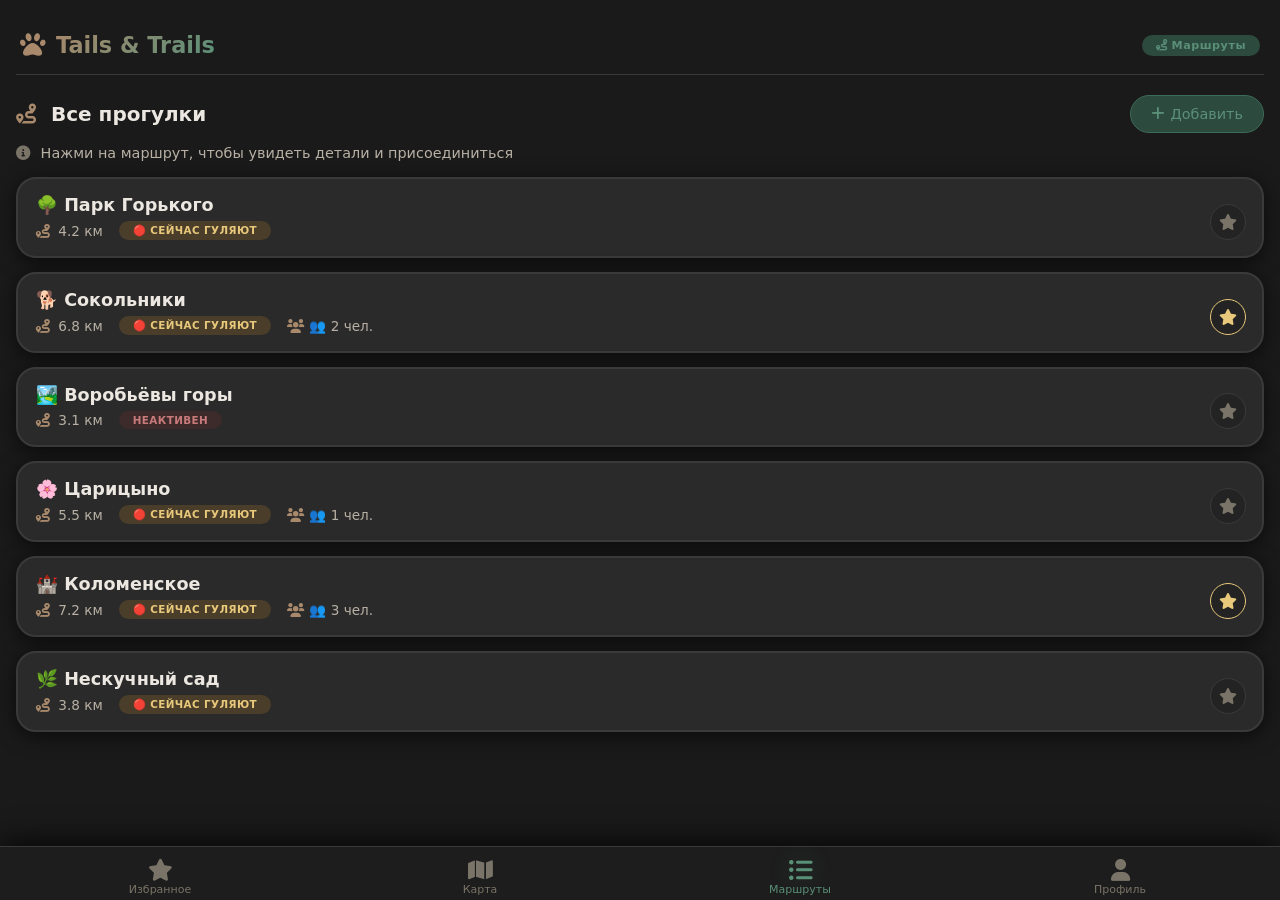
<file: MVP/routes.html>
<!DOCTYPE html>
<html lang="ru">
<head>
    <meta charset="UTF-8">
    <meta name="viewport" content="width=device-width, initial-scale=1.0, maximum-scale=1.0, user-scalable=no">
    <title>Tails & Trails — Маршруты</title>
    <link rel="stylesheet" href="https://cdnjs.cloudflare.com/ajax/libs/font-awesome/6.0.0-beta3/css/all.min.css">
    <link rel="stylesheet" href="styles.css">
</head>
<body>

    <main class="page">
        <header class="app-header">
            <div class="logo">
                <i class="fas fa-paw"></i>
                <span>Tails & Trails</span>
            </div>
            <span class="header-badge"><i class="fas fa-route"></i> Маршруты</span>
        </header>

        <div class="section-header">
            <h2 class="section-title">
                <i class="fas fa-route icon-accent"></i>
                Все прогулки
            </h2>
            <button class="btn btn-green" id="add-demo-route">
                <i class="fas fa-plus"></i> Добавить
            </button>
        </div>

        <p class="section-subtitle">
            <i class="fas fa-info-circle"></i> Нажми на маршрут, чтобы увидеть детали и присоединиться
        </p>

        <div id="all-routes-list" class="all-routes-list"></div>
    </main>

    <div class="popup-overlay" id="routePopup">
        <div class="popup-content">
            <div class="popup-header">
                <div>
                    <h3 class="popup-title" id="popup-title">Название маршрута</h3>
                    <p class="popup-subtitle" id="popup-subtitle">📍 4.2 км · Активен</p>
                </div>
                <button class="popup-close" id="popupClose" aria-label="Закрыть"><i class="fas fa-times"></i></button>
            </div>
            <div class="popup-details">
                <span><i class="fas fa-route"></i> <span id="popup-distance">4.2</span> км</span>
                <span><i class="fas fa-users"></i> <span id="popup-walkers">0</span> человек гуляют</span>
                <span><i class="fas fa-star icon-fav"></i> <span id="popup-fav-status">⭐ В избранном</span></span>
            </div>
            <div class="popup-walkers-section">
                <div class="popup-walkers-header">
                    <span><i class="fas fa-users"></i> Кто гуляет сейчас:</span>
                    <button class="btn btn--success btn--sm" id="popup-toggle-fav">
                        <i class="fas fa-star"></i> В избранное
                    </button>
                </div>
                <div id="popup-walkers-list"></div>
                <div id="popup-no-walkers" class="empty-state empty-state--small">
                    <i class="fas fa-dog empty-icon empty-icon--small"></i>
                    <p>Пока никто не гуляет. Будь первым!</p>
                </div>
            </div>
            <button class="btn btn--primary btn--full" id="popup-join-btn">
                <i class="fas fa-walking"></i> Присоединиться к прогулке
            </button>
        </div>
    </div>

    <nav class="bottom-nav">
        <a href="index.html" class="nav-item"><i class="fas fa-star"></i><span>Избранное</span></a>
        <a href="map.html" class="nav-item"><i class="fas fa-map"></i><span>Карта</span></a>
        <a href="routes.html" class="nav-item active"><i class="fas fa-list-ul"></i><span>Маршруты</span></a>
        <a href="profile.html" class="nav-item"><i class="fas fa-user"></i><span>Профиль</span></a>
    </nav>

    <script src="https://api-maps.yandex.ru/2.1/?lang=ru_RU&apikey=ваш-ключ-яндекс-карт"></script>
    <script src="app.js"></script>
    <script>
        (function() {
            function init() {
                if (!window.TrailsTails) return false;
                window.TrailsTails.renderAllRoutes();
                window.TrailsTails.updateStats();
                return true;
            }
            if (!init()) {
                const check = setInterval(() => { if (init()) clearInterval(check); }, 100);
            }
        })();
    </script>
</body>
</html>
</file>
<file: css/styles.css>
* {
            margin: 0;
            padding: 0;
            box-sizing: border-box;
            font-family: system-ui, -apple-system, 'Segoe UI', Roboto, Helvetica, Arial, sans-serif;
        }

        body {
            background: #f2f4f8;
            display: flex;
            justify-content: center;
            align-items: flex-start;
            min-height: 100vh;
            padding: 0 0 80px 0;
            /* место для bottom-nav */
        }

        /* контейнер с эффектом iOS-карточки */
        .app-container {
            width: 100%;
            background: #f2f4f8;
            min-height: 100vh;
            position: relative;
            box-shadow: 0 0 40px rgba(0, 0, 0, 0.05);
        }

        /* === iOS 26 стиль — стекло, размытие, градиенты === */
        .ios-header {
            background: rgba(255, 255, 255, 0.7);
            backdrop-filter: saturate(180%) blur(20px);
            -webkit-backdrop-filter: saturate(180%) blur(20px);
            padding: 14px 20px 10px 20px;
            border-bottom: 0.5px solid rgba(60, 60, 67, 0.12);
            display: flex;
            align-items: center;
            justify-content: space-between;
            position: sticky;
            top: 0;
            z-index: 20;
            margin-bottom: 8px;
        }

        .logo {
            display: flex;
            align-items: center;
            gap: 8px;
            font-weight: 600;
            font-size: 20px;
            letter-spacing: -0.3px;
            color: #1c1c1e;
        }

        .logo i {
            color: #4CAF50;
            font-size: 24px;
            background: rgba(76, 175, 80, 0.15);
            padding: 6px;
            border-radius: 14px;
        }

        .header-badge {
            background: rgba(76, 175, 80, 0.18);
            padding: 6px 14px;
            border-radius: 40px;
            font-size: 13px;
            font-weight: 500;
            color: #1c1c1e;
            backdrop-filter: blur(4px);
            display: flex;
            align-items: center;
            gap: 6px;
            border: 0.5px solid rgba(76, 175, 80, 0.2);
        }

        .header-badge i {
            color: #2b7a3b;
            font-size: 12px;
        }

        /* секция */
        .section-header {
            padding: 16px 20px 6px 20px;
            display: flex;
            justify-content: space-between;
            align-items: center;
        }

        .section-title {
            font-size: 22px;
            font-weight: 700;
            letter-spacing: -0.4px;
            color: #1c1c1e;
            display: flex;
            align-items: center;
            gap: 8px;
        }

        .icon-accent {
            color: #4CAF50;
            background: rgba(76, 175, 80, 0.12);
            padding: 6px;
            border-radius: 12px;
            font-size: 18px;
        }

        /* список избранного */
        .favorites-list {
            padding: 8px 16px 16px 16px;
            display: flex;
            flex-direction: column;
            gap: 12px;
        }

        .fav-card {
            background: rgba(255, 255, 255, 0.75);
            backdrop-filter: saturate(180%) blur(12px);
            -webkit-backdrop-filter: saturate(180%) blur(12px);
            border-radius: 20px;
            padding: 16px 18px;
            border: 0.5px solid rgba(60, 60, 67, 0.08);
            box-shadow: 0 4px 12px rgba(0, 0, 0, 0.02);
            transition: all 0.2s ease;
            display: flex;
            align-items: center;
            justify-content: space-between;
            cursor: pointer;
        }

        .fav-card:active {
            transform: scale(0.985);
            background: rgba(255, 255, 255, 0.9);
        }

        .fav-info {
            display: flex;
            flex-direction: column;
            gap: 4px;
        }

        .fav-name {
            font-weight: 600;
            font-size: 17px;
            color: #1c1c1e;
            letter-spacing: -0.2px;
        }

        .fav-meta {
            display: flex;
            align-items: center;
            gap: 16px;
            font-size: 14px;
            color: #6c6c70;
        }

        .fav-meta i {
            width: 16px;
            color: #4CAF50;
        }

        .fav-actions {
            display: flex;
            align-items: center;
            gap: 12px;
        }

        .fav-actions .badge-walkers {
            background: rgba(76, 175, 80, 0.1);
            padding: 4px 12px;
            border-radius: 30px;
            font-size: 13px;
            font-weight: 500;
            color: #1c1c1e;
            border: 0.5px solid rgba(76, 175, 80, 0.1);
        }

        .fav-actions .fav-star {
            color: #ffb340;
            font-size: 18px;
            background: rgba(255, 179, 64, 0.12);
            padding: 6px 8px;
            border-radius: 30px;
        }

        /* empty state */
        .empty-state {
            padding: 60px 20px;
            text-align: center;
            color: #8e8e93;
            display: flex;
            flex-direction: column;
            align-items: center;
            gap: 12px;
        }

        .empty-icon {
            font-size: 48px;
            color: #c6c6c8;
            background: rgba(0, 0, 0, 0.02);
            padding: 18px;
            border-radius: 60px;
        }

        .empty-state p {
            font-size: 16px;
            font-weight: 400;
        }

        .hidden {
            display: none !important;
        }

        /* === POPUP iOS 26 === */
        .popup-overlay {
            position: fixed;
            top: 0;
            left: 0;
            width: 100%;
            height: 100%;
            background: rgba(0, 0, 0, 0.25);
            backdrop-filter: blur(12px);
            -webkit-backdrop-filter: blur(12px);
            display: flex;
            align-items: flex-end;
            justify-content: center;
            z-index: 999;
            opacity: 0;
            pointer-events: none;
            transition: opacity 0.3s ease;
            padding: 0 8px 20px 8px;
        }

        .popup-overlay.active {
            opacity: 1;
            pointer-events: auto;
        }

        .popup-content {
            background: rgba(255, 255, 255, 0.85);
            backdrop-filter: saturate(180%) blur(30px);
            -webkit-backdrop-filter: saturate(180%) blur(30px);
            width: 100%;
            max-width: 400px;
            border-radius: 36px 36px 28px 28px;
            padding: 24px 20px 28px 20px;
            box-shadow: 0 20px 60px rgba(0, 0, 0, 0.15);
            border: 0.5px solid rgba(255, 255, 255, 0.4);
            transform: translateY(20px);
            transition: transform 0.35s cubic-bezier(0.32, 0.72, 0, 1);
        }

        .popup-overlay.active .popup-content {
            transform: translateY(0);
        }

        .popup-header {
            display: flex;
            justify-content: space-between;
            align-items: flex-start;
            margin-bottom: 10px;
        }

        .popup-title {
            font-size: 20px;
            font-weight: 700;
            color: #1c1c1e;
            letter-spacing: -0.2px;
        }

        .popup-subtitle {
            font-size: 15px;
            color: #6c6c70;
            margin-top: 2px;
        }

        .popup-close {
            background: rgba(60, 60, 67, 0.08);
            border: none;
            width: 36px;
            height: 36px;
            border-radius: 40px;
            font-size: 18px;
            color: #1c1c1e;
            cursor: pointer;
            backdrop-filter: blur(4px);
            transition: background 0.2s;
            display: flex;
            align-items: center;
            justify-content: center;
        }

        .popup-close:active {
            background: rgba(60, 60, 67, 0.2);
        }

        .popup-details {
            display: flex;
            gap: 24px;
            background: rgba(0, 0, 0, 0.02);
            padding: 10px 14px;
            border-radius: 30px;
            margin: 8px 0 16px 0;
            font-size: 15px;
            font-weight: 500;
            color: #1c1c1e;
        }

        .popup-details i {
            color: #4CAF50;
            margin-right: 4px;
        }

        .popup-walkers-section {
            background: rgba(0, 0, 0, 0.01);
            border-radius: 24px;
            padding: 12px 6px 6px 6px;
            margin-bottom: 18px;
        }

        .popup-walkers-header {
            display: flex;
            justify-content: space-between;
            align-items: center;
            padding: 0 6px 10px 6px;
            font-weight: 500;
            color: #1c1c1e;
        }

        .btn--success {
            background: rgba(76, 175, 80, 0.1);
            border: 0.5px solid rgba(76, 175, 80, 0.2);
            border-radius: 30px;
            padding: 6px 14px;
            font-size: 13px;
            font-weight: 500;
            color: #1c1c1e;
            display: flex;
            align-items: center;
            gap: 6px;
            cursor: pointer;
            transition: all 0.15s;
        }

        .btn--success i {
            color: #4CAF50;
        }

        .btn--success:active {
            background: rgba(76, 175, 80, 0.2);
        }

        .btn--primary {
            background: #4CAF50;
            border: none;
            border-radius: 40px;
            padding: 16px 20px;
            font-weight: 600;
            font-size: 17px;
            color: white;
            width: 100%;
            display: flex;
            align-items: center;
            justify-content: center;
            gap: 10px;
            cursor: pointer;
            transition: all 0.15s;
            box-shadow: 0 4px 12px rgba(76, 175, 80, 0.2);
            letter-spacing: -0.2px;
        }

        .btn--primary:active {
            transform: scale(0.97);
            background: #3d8b40;
        }

        .popup-walkers-list {
            padding: 4px 0;
        }

        .walker-item {
            display: flex;
            align-items: center;
            gap: 10px;
            padding: 6px 8px;
            border-radius: 30px;
            background: rgba(255, 255, 255, 0.3);
            margin-bottom: 4px;
            font-size: 15px;
        }

        .walker-item i {
            color: #4CAF50;
            font-size: 18px;
        }

        .empty-state--small {
            padding: 20px 0;
        }

        .empty-icon--small {
            font-size: 28px;
            padding: 6px;
        }

        /* === BOTTOM NAV === */
        .bottom-nav-wrapper {
            position: fixed;
            bottom: 0;
            left: 0;
            right: 0;
            display: flex;
            justify-content: center;
            background: transparent;
            padding: 0 24px 24px 24px;
            pointer-events: none;
        }

        .bottom-nav {
            background: rgba(255, 255, 255, 0.8);
            backdrop-filter: saturate(180%) blur(30px);
            -webkit-backdrop-filter: saturate(180%) blur(30px);
            border-radius: 40px;
            padding: 6px 10px;
            display: flex;
            justify-content: space-around;
            align-items: center;
            width: 100%;
            box-shadow: 0 4px 20px rgba(0, 0, 0, 0.04), 0 0 0 0.5px rgba(60, 60, 67, 0.06);
            pointer-events: auto;
        }

        .nav-item {
            display: flex;
            flex-direction: column;
            align-items: center;
            text-decoration: none;
            color: #8e8e93;
            font-size: 10px;
            font-weight: 500;
            padding: 6px 14px;
            border-radius: 30px;
            transition: all 0.15s;
            gap: 2px;
        }

        .nav-item i {
            font-size: 20px;
            transition: transform 0.1s;
        }

        .nav-item.active {
            background: rgba(76, 175, 80, 0.12);
            color: #2b7a3b;
        }

        .nav-item.active i {
            color: #4CAF50;
        }

        .nav-item:active {
            transform: scale(0.92);
        }

        .nav-item span {
            font-size: 10px;
            letter-spacing: 0.2px;
        }

        /* адаптив */
        @media (max-width: 440px) {
            .popup-content {
                padding: 20px 16px 24px 16px;
            }
            .bottom-nav {
                padding: 6px 4px;
            }
            .nav-item {
                padding: 4px 10px;
                font-size: 9px;
            }
        }
</file>
<file: MVP/styles.css>
/* ============================================
   TRAILS & TAILS — Core Styles
   v3.0 — Pure CSS, No Frameworks
   ============================================ */

/* ---------- CSS Variables ---------- */
:root {
    --bg-primary: #1a1a1a;
    --bg-secondary: #232323;
    --bg-card: #2a2a2a;
    --bg-card-hover: #333333;
    --text-primary: #ece8e1;
    --text-secondary: #b8b0a4;
    --text-muted: #7a7468;
    
    --brown: #8d6e4e;
    --brown-light: #a8896b;
    --brown-dark: #6d543b;
    --green-dark: #2d4a3e;
    --green-mid: #3d6b59;
    --green-light: #5a8f78;
    --green-bright: #7dbb96;
    
    --border-color: #3a3a3a;
    --shadow: 0 4px 20px rgba(0,0,0,0.6);
    --shadow-popup: 0 8px 40px rgba(0,0,0,0.9);
    --radius-sm: 16px;
    --radius-md: 20px;
    --radius-lg: 24px;
    --radius-xl: 28px;
    --radius-pill: 40px;
}

/* ---------- Reset & Base ---------- */
*,
*::before,
*::after {
    margin: 0;
    padding: 0;
    box-sizing: border-box;
}

body {
    background: var(--bg-primary);
    color: var(--text-primary);
    font-family: 'Segoe UI', 'Roboto', system-ui, sans-serif;
    padding-bottom: 80px;
    min-height: 100vh;
}

img {
    max-width: 100%;
    height: auto;
}

/* Scrollbar */
::-webkit-scrollbar { width: 6px; }
::-webkit-scrollbar-track { background: var(--bg-secondary); }
::-webkit-scrollbar-thumb { background: var(--green-dark); border-radius: 10px; }
::-webkit-scrollbar-thumb:hover { background: var(--green-mid); }

/* ---------- Layout: Page ---------- */
.page {
    padding: 20px 16px 30px;
    animation: fadeSlide 0.25s ease;
}

@keyframes fadeSlide {
    from { opacity: 0.3; transform: translateY(10px); }
    to   { opacity: 1;   transform: translateY(0); }
}

/* ---------- Header ---------- */
.app-header {
    display: flex;
    align-items: center;
    justify-content: space-between;
    padding: 12px 4px 16px;
    border-bottom: 1px solid var(--border-color);
    margin-bottom: 20px;
}

.logo {
    display: flex;
    align-items: center;
    gap: 10px;
    font-size: 1.4rem;
    font-weight: 700;
}

.logo i { color: var(--brown-light); font-size: 1.6rem; }

.logo span {
    background: linear-gradient(135deg, var(--brown-light), var(--green-light));
    -webkit-background-clip: text;
    -webkit-text-fill-color: transparent;
    background-clip: text;
}

.header-badge {
    background: var(--green-dark);
    color: var(--green-light);
    padding: 4px 14px;
    border-radius: var(--radius-pill);
    font-size: 0.7rem;
    font-weight: 600;
    letter-spacing: 0.5px;
}

/* ---------- Section Header ---------- */
.section-header {
    display: flex;
    justify-content: space-between;
    align-items: center;
    margin-bottom: 12px;
}

.section-title {
    font-weight: 600;
    font-size: 1.25rem;
    margin: 0;
}

.icon-accent { color: var(--brown-light); margin-right: 8px; }

.section-subtitle {
    color: var(--text-secondary);
    font-weight: 400;
    font-size: 0.9rem;
    margin-bottom: 16px;
}

.section-subtitle i {
    color: var(--text-muted);
    margin-right: 6px;
}

/* ---------- Tag (замена Bulma .tag) ---------- */
.tag {
    display: inline-flex;
    align-items: center;
    padding: 4px 12px;
    border-radius: var(--radius-pill);
    font-size: 0.8rem;
    font-weight: 500;
    background: var(--bg-card);
    color: var(--text-primary);
}

.tag--light {
    background: var(--bg-secondary);
    color: var(--text-secondary);
}

/* ---------- Route Cards ---------- */
.route-card {
    background: var(--bg-card);
    border-radius: var(--radius-md);
    padding: 16px 18px;
    margin-bottom: 14px;
    border: 2px solid var(--border-color);
    box-shadow: var(--shadow);
    cursor: pointer;
    position: relative;
    transition: background 0.25s, transform 0.25s, border-color 0.25s, box-shadow 0.25s;
}

.route-card:hover {
    background: var(--bg-card-hover);
    transform: translateY(-2px);
}

.route-card.walking {
    border-color: var(--green-bright);
    box-shadow: 0 0 30px rgba(125, 187, 150, 0.15);
}

.route-card.walking:hover {
    border-color: var(--green-light);
    box-shadow: 0 0 40px rgba(125, 187, 150, 0.25);
}

.route-card .route-title {
    font-weight: 600;
    font-size: 1.1rem;
    pointer-events: none;
}

.route-card .route-meta {
    display: flex;
    gap: 16px;
    font-size: 0.85rem;
    color: var(--text-secondary);
    margin-top: 6px;
    flex-wrap: wrap;
    align-items: center;
    pointer-events: none;
}

.route-card .route-meta i { color: var(--brown-light); width: 18px; }

/* Route Status Badges */
.route-status {
    display: inline-block;
    padding: 3px 14px;
    border-radius: 100px;
    font-size: 0.65rem;
    font-weight: 700;
    text-transform: uppercase;
    letter-spacing: 0.4px;
    background: var(--green-dark);
    color: var(--green-light);
}

.route-status.inactive { background: #3d2a2a; color: #c97a7a; }

.route-status.live {
    background: #4a3d2a;
    color: #e8c87a;
    animation: pulse-live 1.8s infinite;
}

@keyframes pulse-live {
    0%, 100% { opacity: 1; }
    50%      { opacity: 0.5; }
}

/* Walking Badge */
.walking-badge {
    display: none;
    background: var(--green-dark);
    color: var(--green-bright);
    padding: 2px 12px;
    border-radius: var(--radius-pill);
    font-size: 0.7rem;
    font-weight: 600;
    margin-left: 8px;
    pointer-events: none;
}

.route-card.walking .walking-badge {
    display: inline-block;
    animation: pulse-badge 2s infinite;
}

@keyframes pulse-badge {
    0%, 100% { opacity: 1; }
    50%      { opacity: 0.6; }
}

/* Card Action Buttons */
.card-actions {
    position: absolute;
    bottom: 16px;
    right: 16px;
    display: flex;
    gap: 8px;
    pointer-events: none;
}

.card-actions button {
    pointer-events: auto;
    background: var(--bg-secondary);
    border: 1px solid var(--border-color);
    color: var(--text-muted);
    width: 36px;
    height: 36px;
    border-radius: 50%;
    cursor: pointer;
    transition: transform 0.2s, background 0.2s, color 0.2s, border-color 0.2s;
    display: flex;
    align-items: center;
    justify-content: center;
    font-size: 1rem;
}

.card-actions button:hover { transform: scale(1.1); }

.card-actions .fav-btn.active {
    color: #e8c87a;
    border-color: #e8c87a;
}

.card-actions .fav-btn.active:hover { background: #4a3d2a; }

.card-actions .fav-btn:hover {
    background: var(--green-dark);
    color: var(--green-light);
    border-color: var(--green-mid);
}

.card-actions .info-btn { display: none; }
.card-actions .info-btn:hover {
    background: var(--brown-dark);
    color: var(--brown-light);
    border-color: var(--brown);
}

.favorites-list .card-actions .info-btn { display: flex; }
.all-routes-list .card-actions .info-btn { display: none; }

/* ---------- Empty State ---------- */
.empty-state {
    text-align: center;
    padding: 50px 0;
    color: var(--text-muted);
}

.empty-state--small { padding: 20px; }

.empty-icon {
    font-size: 36px;
    opacity: 0.2;
    display: block;
    margin-bottom: 16px;
}

.empty-icon--small { font-size: 28px; margin-bottom: 8px; }

/* ---------- Search Box ---------- */
.search-box {
    margin: 12px 0 16px;
}

.search-row {
    display: flex;
    width: 100%;
}

.search-input {
    flex: 1;
    background: var(--bg-card);
    border: 1px solid var(--border-color);
    color: var(--text-primary);
    padding: 10px 16px;
    border-radius: var(--radius-pill) 0 0 var(--radius-pill);
    font-size: 0.95rem;
    outline: none;
    transition: border-color 0.2s, box-shadow 0.2s;
}

.search-input::placeholder { color: var(--text-muted); }

.search-input:focus {
    border-color: var(--green-dark);
    box-shadow: 0 0 0 2px rgba(61, 107, 89, 0.3);
}

.search-btn {
    background: var(--green-dark);
    border: 1px solid var(--green-dark);
    color: var(--green-light);
    padding: 10px 18px;
    border-radius: 0 var(--radius-pill) var(--radius-pill) 0;
    cursor: pointer;
    transition: background 0.2s, border-color 0.2s, color 0.2s;
    display: flex;
    align-items: center;
    justify-content: center;
}

.search-btn:hover {
    background: var(--green-mid);
    border-color: var(--green-mid);
    color: white;
}

/* ---------- Map ---------- */
#map {
    width: 100%;
    height: 440px;
    border-radius: var(--radius-lg);
    border: 1px solid var(--border-color);
    box-shadow: var(--shadow);
    background: #1a1a1a;
}

.map-legend {
    display: flex;
    gap: 16px;
    margin-top: 14px;
    flex-wrap: wrap;
    font-size: 0.8rem;
    color: var(--text-muted);
    align-items: center;
}

.legend-dot {
    margin-right: 4px;
    font-size: 0.6rem;
}

.legend-dot--active { color: var(--green-light); }
.legend-dot--favorite { color: var(--brown-light); }
.legend-stat { color: var(--green-dark); }

/* ---------- Bottom Navigation ---------- */
.bottom-nav {
    position: fixed;
    bottom: 0;
    left: 0;
    right: 0;
    background: rgba(30, 30, 30, 0.96);
    backdrop-filter: blur(8px);
    border-top: 1px solid var(--border-color);
    display: flex;
    justify-content: space-around;
    align-items: center;
    padding: 8px 0 env(safe-area-inset-bottom);
    z-index: 1000;
    box-shadow: 0 -4px 30px rgba(0,0,0,0.8);
}

.nav-item {
    display: flex;
    flex-direction: column;
    align-items: center;
    font-size: 11px;
    color: var(--text-muted);
    cursor: pointer;
    padding: 4px 10px;
    border: none;
    background: transparent;
    gap: 2px;
    flex: 1;
    max-width: 80px;
    transition: color 0.2s;
    border-radius: var(--radius-sm);
    text-decoration: none;
}

.nav-item i {
    font-size: 22px;
    transition: transform 0.2s, text-shadow 0.2s;
}

.nav-item.active { color: var(--green-light); }

.nav-item.active i {
    transform: scale(1.1);
    text-shadow: 0 0 20px rgba(90, 143, 120, 0.3);
}

.nav-item:active { transform: scale(0.92); }

/* ---------- Profile ---------- */
.profile-info {
    display: flex;
    align-items: center;
    gap: 20px;
    flex-wrap: wrap;
    margin-bottom: 28px;
}

.profile-avatar-wrapper {
    position: relative;
    display: inline-block;
}

.profile-avatar {
    width: 80px;
    height: 80px;
    border-radius: 50%;
    background: linear-gradient(135deg, var(--brown-dark), var(--green-dark));
    display: flex;
    align-items: center;
    justify-content: center;
    font-size: 36px;
    color: var(--text-primary);
    border: 2px solid var(--brown-light);
    box-shadow: 0 0 30px rgba(141, 110, 78, 0.15);
    overflow: hidden;
}

.avatar-img {
    width: 100%;
    height: 100%;
    border-radius: 50%;
    object-fit: cover;
}

.avatar-edit-btn {
    position: absolute;
    bottom: 0;
    right: 0;
    background: var(--green-dark);
    border: 2px solid var(--bg-primary);
    color: var(--green-light);
    border-radius: 50%;
    width: 30px;
    height: 30px;
    display: flex;
    align-items: center;
    justify-content: center;
    cursor: pointer;
    transition: background 0.2s, color 0.2s, transform 0.2s;
}

.avatar-edit-btn:hover {
    background: var(--green-mid);
    color: white;
    transform: scale(1.1);
}

.hidden-input { display: none; }

.profile-details { flex: 1; }

.profile-name-row,
.profile-location-row {
    display: flex;
    align-items: center;
    gap: 8px;
}

.profile-location-row { margin-top: 4px; }

.profile-stats-row {
    display: flex;
    gap: 12px;
    margin-top: 8px;
    flex-wrap: wrap;
}

.profile-stat {
    color: var(--text-muted);
    font-size: 0.85rem;
}

.profile-stat i { color: var(--brown-light); }

.location-pin { color: var(--brown-light); }

.edit-icon {
    cursor: pointer;
    color: var(--text-muted);
    margin-left: 8px;
    transition: color 0.2s, transform 0.2s;
}

.edit-icon:hover {
    color: var(--brown-light);
    transform: scale(1.1);
}

/* ---------- Pets Section ---------- */
.pets-section { margin-top: 16px; }

.pets-title {
    color: var(--text-primary);
    display: flex;
    align-items: center;
    gap: 8px;
    font-size: 1rem;
    font-weight: 600;
    margin: 0;
}

.pets-list { margin: 10px 0 18px; }

.pet-item {
    display: flex;
    align-items: center;
    justify-content: space-between;
    background: var(--bg-card);
    padding: 10px 16px;
    border-radius: var(--radius-pill);
    margin: 4px 0;
    border: 1px solid var(--border-color);
}

.pet-info {
    display: flex;
    flex-direction: column;
    gap: 2px;
}

.pet-name {
    font-weight: 600;
    color: var(--text-primary);
}

.pet-breed {
    font-size: 0.8rem;
    color: var(--text-muted);
}

.pet-actions {
    display: flex;
    gap: 8px;
}

.pet-action-btn {
    background: transparent;
    border: none;
    color: var(--text-muted);
    cursor: pointer;
    transition: color 0.2s, transform 0.2s;
    font-size: 1rem;
    padding: 4px;
}

.pet-action-btn:hover {
    color: var(--brown-light);
    transform: scale(1.1);
}

.pet-action-btn.delete-pet-btn:hover { color: #c97a7a; }

/* ---------- Stats Section ---------- */
.stats-section {
    margin-top: 32px;
    border-top: 1px solid var(--border-color);
    padding-top: 20px;
}

.stats-title {
    color: var(--text-secondary);
    font-size: 1rem;
    font-weight: 600;
    margin-bottom: 8px;
}

.stats-grid {
    display: flex;
    gap: 30px;
    flex-wrap: wrap;
    margin-top: 8px;
}

.stat-item {
    display: flex;
    flex-direction: column;
    gap: 2px;
}

.stat-value {
    font-weight: 700;
    font-size: 1.3rem;
}

.stat-value--green { color: var(--green-light); }
.stat-value--brown { color: var(--brown-light); }
.stat-value--default { color: var(--text-secondary); }

.stat-label {
    color: var(--text-muted);
    font-size: 0.85rem;
}

/* ---------- Profile Actions ---------- */
.profile-actions {
    margin-top: 28px;
    display: flex;
    gap: 12px;
    flex-wrap: wrap;
}

.app-version {
    margin-top: 20px;
    font-size: 0.65rem;
    color: var(--text-muted);
}

/* ---------- Buttons ---------- */
.btn,
.btn-brown,
.btn-green,
.btn-danger-dark,
.btn-primary,
.btn-success {
    display: inline-flex;
    align-items: center;
    justify-content: center;
    gap: 6px;
    border-radius: var(--radius-pill);
    padding: 10px 20px;
    font-weight: 500;
    font-size: 0.9rem;
    cursor: pointer;
    border: 1px solid;
    transition: background 0.2s, color 0.2s, border-color 0.2s, transform 0.15s;
    text-decoration: none;
    font-family: inherit;
}

.btn:active,
.btn-brown:active,
.btn-green:active,
.btn-danger-dark:active,
.btn-primary:active,
.btn-success:active {
    transform: scale(0.97);
}

.btn-brown {
    background: var(--brown-dark);
    border-color: var(--brown);
    color: var(--text-primary);
}
.btn-brown:hover { background: var(--brown); color: white; }

.btn-green {
    background: var(--green-dark);
    border-color: var(--green-mid);
    color: var(--green-light);
}
.btn-green:hover { background: var(--green-mid); color: white; }

.btn-danger-dark {
    background: transparent;
    border-color: #5a3a3a;
    color: #b87a7a;
}
.btn-danger-dark:hover { background: #3d2a2a; color: #dba0a0; }

/* Button modifiers */
.btn--full { width: 100%; }
.btn--sm { padding: 6px 14px; font-size: 0.8rem; }
.btn--primary {
    background: var(--green-dark);
    border-color: var(--green-mid);
    color: var(--green-light);
}
.btn--primary:hover { background: var(--green-mid); color: white; }
.btn--success {
    background: var(--green-dark);
    border-color: var(--green-bright);
    color: var(--green-bright);
}
.btn--success:hover { background: var(--green-mid); color: white; }
.btn--light {
    background: var(--bg-card);
    border-color: var(--border-color);
    color: var(--text-primary);
}
.btn--light:hover { background: var(--bg-card-hover); }

/* ---------- Form Elements ---------- */
.input-field {
    width: 100%;
    padding: 10px 16px;
    background: var(--bg-card);
    border: 1px solid var(--border-color);
    color: var(--text-primary);
    border-radius: var(--radius-pill);
    font-size: 0.95rem;
    outline: none;
    transition: border-color 0.2s, box-shadow 0.2s;
    font-family: inherit;
}

.input-field::placeholder { color: var(--text-muted); }

.input-field:focus {
    border-color: var(--green-dark);
    box-shadow: 0 0 0 2px rgba(61, 107, 89, 0.3);
}

.textarea-field {
    width: 100%;
    padding: 10px 16px;
    background: var(--bg-card);
    border: 1px solid var(--border-color);
    color: var(--text-primary);
    border-radius: var(--radius-md);
    font-size: 0.95rem;
    outline: none;
    resize: vertical;
    min-height: 80px;
    transition: border-color 0.2s, box-shadow 0.2s;
    font-family: inherit;
}

.textarea-field:focus {
    border-color: var(--green-dark);
    box-shadow: 0 0 0 2px rgba(61, 107, 89, 0.3);
}

.form-label {
    display: block;
    color: var(--text-secondary);
    font-size: 0.9rem;
    font-weight: 500;
    margin-bottom: 6px;
}

.form-group {
    margin-bottom: 16px;
}

/* ---------- Modal ---------- */
.modal-overlay {
    display: none;
    position: fixed;
    inset: 0;
    background: rgba(0,0,0,0.75);
    backdrop-filter: blur(4px);
    z-index: 2000;
    justify-content: center;
    align-items: center;
    padding: 20px;
    animation: fadeIn 0.2s ease;
}

.modal-overlay.is-active { display: flex; }

.modal-card {
    background: var(--bg-secondary);
    border: 1px solid var(--border-color);
    border-radius: var(--radius-xl);
    max-width: 480px;
    width: 100%;
    max-height: 90vh;
    overflow-y: auto;
    box-shadow: var(--shadow-popup);
    animation: slideUp 0.25s ease;
}

.modal-header {
    display: flex;
    align-items: center;
    justify-content: space-between;
    padding: 16px 20px;
    background: var(--bg-card);
    border-bottom: 1px solid var(--border-color);
    border-radius: var(--radius-xl) var(--radius-xl) 0 0;
}

.modal-title {
    font-size: 1.1rem;
    font-weight: 600;
}

.modal-close-btn {
    background: none;
    border: none;
    color: var(--text-muted);
    font-size: 1.2rem;
    cursor: pointer;
    padding: 4px;
    transition: color 0.15s;
}

.modal-close-btn:hover { color: var(--text-primary); }

.modal-body {
    padding: 20px;
}

.modal-footer {
    display: flex;
    justify-content: flex-end;
    gap: 8px;
    padding: 12px 20px;
    background: var(--bg-card);
    border-top: 1px solid var(--border-color);
    border-radius: 0 0 var(--radius-xl) var(--radius-xl);
}

/* ---------- Popup ---------- */
.popup-overlay {
    display: none;
    position: fixed;
    inset: 0;
    background: rgba(0,0,0,0.75);
    backdrop-filter: blur(4px);
    z-index: 2000;
    justify-content: center;
    align-items: center;
    padding: 20px;
    animation: fadeIn 0.2s ease;
}

.popup-overlay.active { display: flex; }

@keyframes fadeIn {
    from { opacity: 0; }
    to   { opacity: 1; }
}

.popup-content {
    background: var(--bg-secondary);
    border: 1px solid var(--border-color);
    border-radius: var(--radius-xl);
    max-width: 520px;
    width: 100%;
    max-height: 90vh;
    overflow-y: auto;
    padding: 28px 24px 24px;
    box-shadow: var(--shadow-popup);
    animation: slideUp 0.25s ease;
}

@keyframes slideUp {
    from { transform: translateY(30px); opacity: 0; }
    to   { transform: translateY(0); opacity: 1; }
}

.popup-header {
    display: flex;
    justify-content: space-between;
    align-items: flex-start;
    margin-bottom: 16px;
}

.popup-title {
    font-size: 1.4rem;
    font-weight: 700;
    margin: 0;
}

.popup-subtitle {
    font-size: 0.85rem;
    color: var(--text-muted);
    margin-top: 4px;
}

.popup-close {
    background: none;
    border: none;
    color: var(--text-muted);
    font-size: 1.6rem;
    cursor: pointer;
    padding: 0 6px;
    transition: color 0.15s, transform 0.15s;
}

.popup-close:hover {
    color: var(--text-primary);
    transform: rotate(90deg);
}

.popup-details {
    display: flex;
    gap: 20px;
    font-size: 0.9rem;
    color: var(--text-secondary);
    padding: 12px 0;
    border-bottom: 1px solid var(--border-color);
    flex-wrap: wrap;
}

.popup-details i { color: var(--brown-light); width: 20px; }

.icon-fav { color: var(--brown-light) !important; }

.popup-walkers-section { margin: 16px 0 12px; }

.popup-walkers-header {
    display: flex;
    justify-content: space-between;
    align-items: center;
    flex-wrap: wrap;
    gap: 8px;
    font-weight: 600;
    font-size: 0.95rem;
    color: var(--text-secondary);
}

.popup-walker {
    display: flex;
    align-items: center;
    gap: 12px;
    padding: 10px 14px;
    background: var(--bg-card);
    border-radius: var(--radius-sm);
    margin-top: 10px;
    margin-bottom: 8px;
    border: 1px solid var(--border-color);
}

.walker-avatar {
    width: 40px;
    height: 40px;
    border-radius: 50%;
    background: var(--green-dark);
    display: flex;
    align-items: center;
    justify-content: center;
    color: var(--green-light);
    font-weight: 700;
    font-size: 1.1rem;
    flex-shrink: 0;
}

.walker-info { flex: 1; }

.walker-name { font-weight: 600; font-size: 0.95rem; }

.walker-pets {
    font-size: 0.8rem;
    color: var(--text-muted);
}

.walker-pets i { color: var(--brown-light); }

/* ---------- Utility Helpers ---------- */
.text-muted { color: var(--text-muted); }
.text-center { text-align: center; }
.text-green { color: var(--green-bright); }
.mb-0 { margin-bottom: 0; }
.mt-4 { margin-top: 4px; }
.flex-center {
    display: flex;
    align-items: center;
    gap: 8px;
}

/* ---------- Responsive ---------- */
@media (max-width: 480px) {
    .page { padding: 16px 12px; }
    .route-card { padding: 14px; }
    #map { height: 340px; }
    .logo { font-size: 1.1rem; }
    .popup-content,
    .modal-card { margin: 10px; }
    .popup-content { padding: 20px 16px; }
    .modal-header,
    .modal-body,
    .modal-footer { padding-left: 14px; padding-right: 14px; }
    
    .card-actions button {
        width: 32px;
        height: 32px;
        font-size: 0.85rem;
    }
    
    .nav-item { max-width: 60px; font-size: 10px; }
    .nav-item i { font-size: 18px; }
}
</file>
